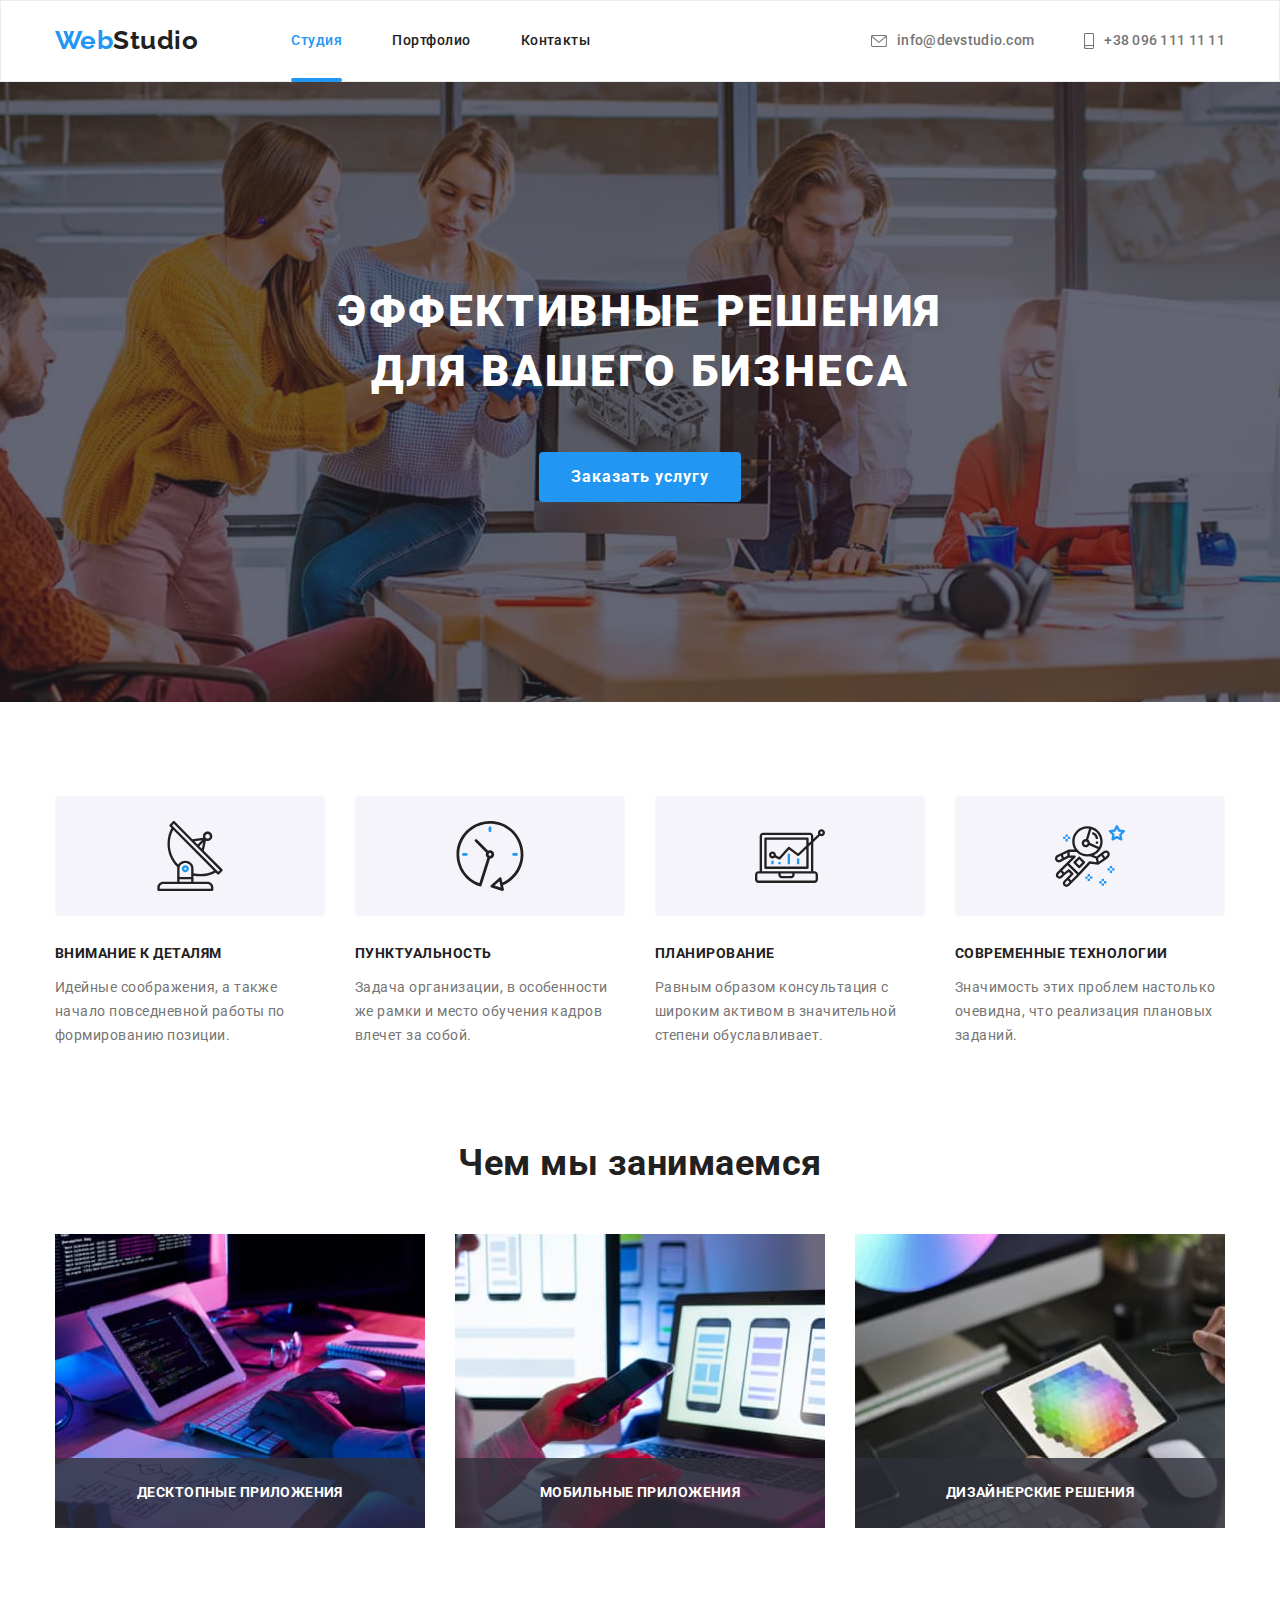
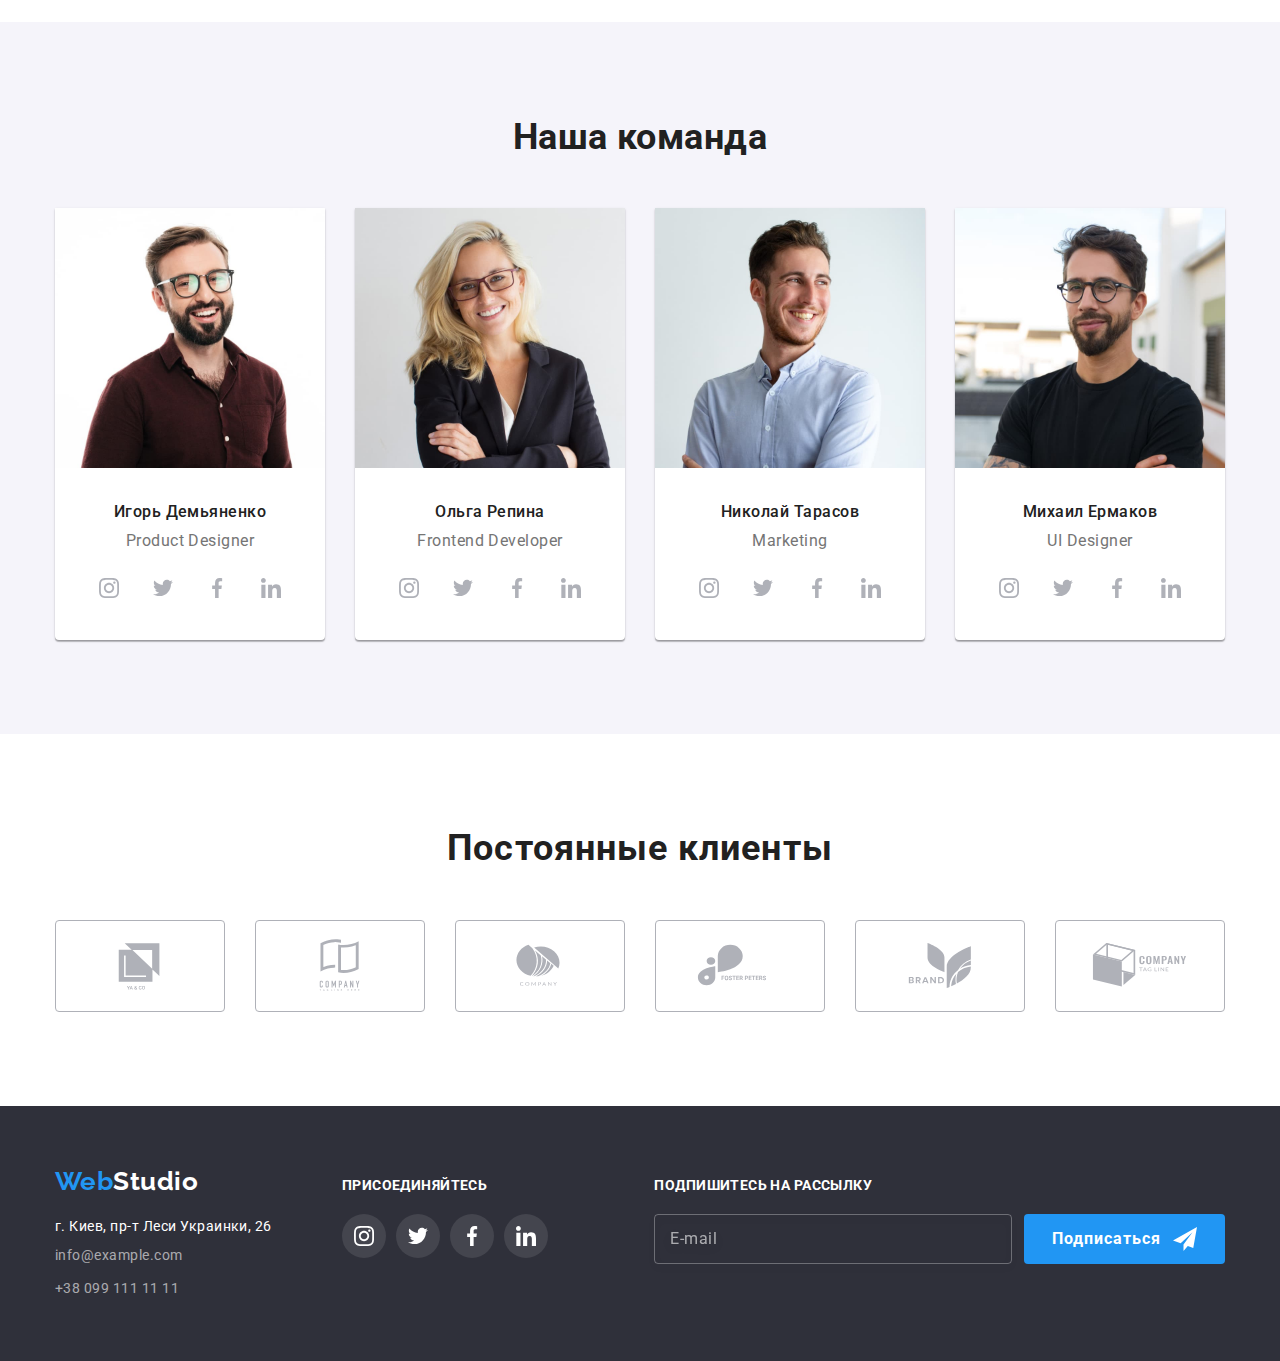
<file: index.html>
<!DOCTYPE html>
<html lang="ru">
	<head>
		<meta charset="UTF-8" />
		<meta http-equiv="X-UA-Compatible" content="IE=edge" />
		<meta name="viewport" content="width=device-width, initial-scale=1.0" />
		<link rel="preconnect" href="https://fonts.googleapis.com" />
		<link rel="preconnect" href="https://fonts.gstatic.com" crossorigin />
		<link
			href="https://fonts.googleapis.com/css2?family=Raleway:wght@700&family=Roboto:wght@400;500;700;900&display=swap"
			rel="stylesheet"
		/>
		<link
			rel="stylesheet"
			href="https://cdnjs.cloudflare.com/ajax/libs/modern-normalize/1.1.0/modern-normalize.min.css"
		/>
		<title>Document</title>
		<link rel="stylesheet" href="./css/styles.css" />
	</head>
	<body class="body">
		<header class="header">
			<div class="container header-total">
				<nav class="header-nav">
					<a class="header-logo" href="/"
						>Web<span class="header-studio">Studio</span></a
					>
					<ul class="header-list list">
						<li class="header-item">
							<a class="header-link current" href="./index.html">Студия</a>
						</li>
						<li class="header-item">
							<a class="header-link" href="./portfolio.html">Портфолио</a>
						</li>
						<li class="header-item">
							<a class="header-link" href="">Контакты</a>
						</li>
					</ul>
				</nav>
				<ul class="header-contact-list list">
					<li class="header-contact-item">
						<a href="mailto:info@devstudio.com" class="header-mail">
							<svg class="icon-mail" width="16" height="12">
								<use href="./images/icons.svg#icon-header-mail"></use>
							</svg>
							info@devstudio.com</a
						>
					</li>
					<li class="header-contact-item">
						<a class="header-tel" href="tel:+380961111111">
							<svg class="icon-tel" width="10" height="16">
								<use href="./images/icons.svg#icon-header-tell"></use>
							</svg>
							+38 096 111 11 11</a
						>
					</li>
				</ul>
			</div>
		</header>
		<main>
			<section class="hero">
				<div class="container">
					<h1 class="hero-headline">Эффективные решения для вашего бизнеса</h1>
					<button data-modal-open class="main-btn" type="button">
						Заказать услугу
					</button>
				</div>
			</section>
			<section class="promo">
				<div class="container promo-total">
					<ul class="promo-list list">
						<li class="promo-item">
							<div class="promo-icon">
								<svg class="icon-locator" width="70" height="70">
									<use href="./images/icons.svg#icon-promo1"></use>
								</svg>
							</div>
							<h3 class="promo-subject">Внимание к деталям</h3>
							<p class="promo-desc">
								Идейные соображения, а также начало повседневной работы по
								формированию позиции.
							</p>
						</li>
						<li class="promo-item">
							<div class="promo-icon">
								<svg class="icon-clock" width="70" height="70">
									<use href="./images/icons.svg#icon-promo2"></use>
								</svg>
							</div>
							<h3 class="promo-subject">Пунктуальность</h3>
							<p class="promo-desc">
								Задача организации, в особенности же рамки и место обучения
								кадров влечет за собой.
							</p>
						</li>
						<li class="promo-item">
							<div class="promo-icon">
								<svg class="icon-laptop" width="70" height="70">
									<use href="./images/icons.svg#icon-promo3"></use>
								</svg>
							</div>
							<h3 class="promo-subject">Планирование</h3>
							<p class="promo-desc">
								Равным образом консультация с широким активом в значительной
								степени обуславливает.
							</p>
						</li>
						<li class="promo-item">
							<div class="promo-icon">
								<svg class="icon-astronaut" width="70" height="70">
									<use href="./images/icons.svg#icon-promo4"></use>
								</svg>
							</div>
							<h3 class="promo-subject">Современные технологии</h3>
							<p class="promo-desc">
								Значимость этих проблем настолько очевидна, что реализация
								плановых заданий.
							</p>
						</li>
					</ul>
				</div>
			</section>
			<section class="direction-activity">
				<div class="container direction-total">
					<h2 class="direction-activity-titel">Чем мы занимаемся</h2>
					<ul class="direction-activity-list list">
						<li class="direction-activity-item">
							<img
								class="activity-img"
								src="./images/rabota1.jpg"
								alt="Работа1"
								width="370"
							/>
							<p class="description-title">Десктопные приложения</p>
						</li>
						<li class="direction-activity-item">
							<img
								class="activity-img"
								src="./images/rabota2.jpg"
								alt="Работа2"
								width="370"
							/>
							<p class="description-title">Мобильные приложения</p>
						</li>
						<li class="direction-activity-item">
							<img
								class="activity-img"
								src="./images/rabota3.jpg"
								alt="Работа3"
								width="370"
							/>
							<p class="description-title">Дизайнерские решения</p>
						</li>
					</ul>
				</div>
			</section>
			<section class="team">
				<div class="container team-total">
					<h2 class="team-title">Наша команда</h2>
					<ul class="team-list list">
						<li class="team-item">
							<img
								class="images"
								src="./images/team1.jpg"
								alt="Игорь Демьяненко"
								width="270"
							/>
							<div class="team-card">
								<h3 class="team-member">Игорь Демьяненко</h3>
								<p class="team-member-position" lang="en">Product Designer</p>
								<ul class="team-list list">
									<li class="team-icon-item">
										<a href="" class="team-link">
											<svg class="team-insta" width="20" height="20">
												<use
													href="./images/icons.svg#icon-teamcard-instagram"
												></use>
											</svg>
										</a>
									</li>
									<li class="team-icon-item">
										<a href="" class="team-link">
											<svg class="team-twitter" width="20" height="20">
												<use
													href="./images/icons.svg#icon-teamcard-twitter"
												></use>
											</svg>
										</a>
									</li>
									<li class="team-icon-item">
										<a href="" class="team-link">
											<svg class="team-facebook" width="20" height="20">
												<use
													href="./images/icons.svg#icon-teamcard-facebook"
												></use>
											</svg>
										</a>
									</li>
									<li class="team-icon-item">
										<a href="" class="team-link">
											<svg class="team-in" width="20" height="20">
												<use
													href="./images/icons.svg#icon-teamcard-linkedin"
												></use>
											</svg>
										</a>
									</li>
								</ul>
							</div>
						</li>
						<li class="team-item">
							<img
								class="images"
								src="./images/team2.jpg"
								alt="Ольга Репина"
								width="270"
							/>
							<div class="team-card">
								<h3 class="team-member">Ольга Репина</h3>
								<p class="team-member-position" lang="en">Frontend Developer</p>
								<ul class="team-list list">
									<li class="team-icon-item">
										<a href="" class="team-link">
											<svg class="team-insta" width="20" height="20">
												<use
													href="./images/icons.svg#icon-teamcard-instagram"
												></use>
											</svg>
										</a>
									</li>
									<li class="team-icon-item">
										<a href="" class="team-link">
											<svg class="team-twitter" width="20" height="20">
												<use
													href="./images/icons.svg#icon-teamcard-twitter"
												></use>
											</svg>
										</a>
									</li>
									<li class="team-icon-item">
										<a href="" class="team-link">
											<svg class="team-facebook" width="20" height="20">
												<use
													href="./images/icons.svg#icon-teamcard-facebook"
												></use>
											</svg>
										</a>
									</li>
									<li class="team-icon-item">
										<a href="" class="team-link">
											<svg class="team-in" width="20" height="20">
												<use
													href="./images/icons.svg#icon-teamcard-linkedin"
												></use>
											</svg>
										</a>
									</li>
								</ul>
							</div>
						</li>
						<li class="team-item">
							<img
								class="images"
								src="./images/team3.jpg"
								alt="Николай Тарасов"
								width="270"
							/>
							<div class="team-card">
								<h3 class="team-member">Николай Тарасов</h3>
								<p class="team-member-position" lang="en">Marketing</p>
								<ul class="team-list list">
									<li class="team-icon-item">
										<a href="" class="team-link">
											<svg class="team-insta" width="20" height="20">
												<use
													href="./images/icons.svg#icon-teamcard-instagram"
												></use>
											</svg>
										</a>
									</li>
									<li class="team-icon-item">
										<a href="" class="team-link">
											<svg class="team-twitter" width="20" height="20">
												<use
													href="./images/icons.svg#icon-teamcard-twitter"
												></use>
											</svg>
										</a>
									</li>
									<li class="team-icon-item">
										<a href="" class="team-link">
											<svg class="team-facebook" width="20" height="20">
												<use
													href="./images/icons.svg#icon-teamcard-facebook"
												></use>
											</svg>
										</a>
									</li>
									<li class="team-icon-item">
										<a href="" class="team-link">
											<svg class="team-in" width="20" height="20">
												<use
													href="./images/icons.svg#icon-teamcard-linkedin"
												></use>
											</svg>
										</a>
									</li>
								</ul>
							</div>
						</li>
						<li class="team-item">
							<img
								class="images"
								src="./images/team4.jpg"
								alt="Михаил Ермаков"
								width="270"
							/>
							<div class="team-card">
								<h3 class="team-member">Михаил Ермаков</h3>
								<p class="team-member-position" lang="en">UI Designer</p>
								<ul class="team-list list">
									<li class="team-icon-item">
										<a href="" class="team-link">
											<svg class="team-insta" width="20" height="20">
												<use
													href="./images/icons.svg#icon-teamcard-instagram"
												></use>
											</svg>
										</a>
									</li>
									<li class="team-icon-item">
										<a href="" class="team-link">
											<svg class="team-twitter" width="20" height="20">
												<use
													href="./images/icons.svg#icon-teamcard-twitter"
												></use>
											</svg>
										</a>
									</li>
									<li class="team-icon-item">
										<a href="" class="team-link">
											<svg class="team-facebook" width="20" height="20">
												<use
													href="./images/icons.svg#icon-teamcard-facebook"
												></use>
											</svg>
										</a>
									</li>
									<li class="team-icon-item">
										<a href="" class="team-link">
											<svg class="team-in" width="20" height="20">
												<use
													href="./images/icons.svg#icon-teamcard-linkedin"
												></use>
											</svg>
										</a>
									</li>
								</ul>
							</div>
						</li>
					</ul>
				</div>
			</section>
			<section class="client-section">
				<div class="container">
					<h2 class="client-title">Постоянные клиенты</h2>
					<ul class="client-list list">
						<li class="client-item">
							<a href="" class="client-link">
								<svg class="company-one" width="106" height="60">
									<use href="./images/icons.svg#icon-client1"></use>
								</svg>
							</a>
						</li>
						<li class="client-item">
							<a href="" class="client-link">
								<svg class="company-two" width="106" height="60">
									<use href="./images/icons.svg#icon-client2"></use>
								</svg>
							</a>
						</li>
						<li class="client-item">
							<a href="" class="client-link">
								<svg class="company-three" width="106" height="60">
									<use href="./images/icons.svg#icon-client3"></use>
								</svg>
							</a>
						</li>
						<li class="client-item">
							<a href="" class="client-link">
								<svg class="company-four" width="106" height="60">
									<use href="./images/icons.svg#icon-client4"></use>
								</svg>
							</a>
						</li>
						<li class="client-item">
							<a href="" class="client-link">
								<svg class="company-five" width="106" height="60">
									<use href="./images/icons.svg#icon-client5"></use>
								</svg>
							</a>
						</li>
						<li class="client-item">
							<a href="" class="client-link">
								<svg class="company-six" width="106" height="60">
									<use href="./images/icons.svg#icon-client6"></use>
								</svg>
							</a>
						</li>
					</ul>
				</div>
			</section>
		</main>
		<footer class="footer">
			<div class="container add-container">
				<div>
					<a class="footer-logo" href="/"
						>Web<span class="footer-studio">Studio</span></a
					>
					<address class="footer-contact">
						<ul class="footer-contact-list list">
							<li class="footer-contact-item">
								<a class="footer-geolocation" href="">
									г. Киев, пр-т Леси Украинки, 26</a
								>
							</li>
							<li class="footer-contact-item">
								<a class="footer-mail" href="mailto:info@devstudio.com"
									>info@example.com</a
								>
							</li>
							<li class="footer-contact-item">
								<a class="footer-tel" href="tel:+380961111111"
									>+38 099 111 11 11</a
								>
							</li>
						</ul>
					</address>
				</div>
				<div class="footer-div">
					<p class="footer-text">присоединяйтесь</p>
					<ul class="footer-list list">
						<li class="footer-item">
							<a href="" class="footer-link">
								<svg class="footer-instagram" width="20" height="20">
									<use href="./images/icons.svg#icon-footer-instagram"></use>
								</svg>
							</a>
						</li>
						<li class="footer-item">
							<a href="" class="footer-link">
								<svg class="footer-twitter" width="20" height="20">
									<use href="./images/icons.svg#icon-footer-twitter"></use>
								</svg>
							</a>
						</li>
						<li class="footer-item">
							<a href="" class="footer-link">
								<svg class="footer-facebook" width="20" height="20">
									<use href="./images/icons.svg#icon-footer-facebook"></use>
								</svg>
							</a>
						</li>
						<li class="footer-item">
							<a href="" class="footer-link">
								<svg class="footer-in" width="20" height="20">
									<use href="./images/icons.svg#icon-footer-linkedin"></use>
								</svg>
							</a>
						</li>
					</ul>
				</div>
				<div class="footer-form-div">
					<p class="footer-form-title">Подпишитесь на рассылку</p>
					<form class="footer-form">
						<input
							class="footer-input"
							type="email"
							name="user-email"
							placeholder="E-mail"
						/>

						<button
							class="main-btn footer-form-btn"
							type="submit"
							name="submit"
						>
							Подписаться
							<svg class="footer-form-icon" width="24" height="24">
								<use href="./images/icons.svg#icon-footer-form"></use>
							</svg>
						</button>
					</form>
				</div>
			</div>
		</footer>
		<div class="backdrop is-hidden" data-modal>
			<div class="modal">
				<form class="modal-form">
					<p class="modal-title">Оставьте свои данные, мы вам перезвоним</p>
					<label class="modal-label">
						<span class="modal-tag">Имя</span>
						<input class="modal-input" type="text" name="username" autofocus />
						<svg class="modal-form-icon" width="18" height="18">
							<use href="./images/icons.svg#icon-person-form"></use>
						</svg>
					</label>
					<label class="modal-label">
						<span class="modal-tag">Тулефон</span>
						<input class="modal-input" type="tel" name="user-tel" />
						<svg class="modal-form-icon" width="18" height="18">
							<use href="./images/icons.svg#icon-phone-form"></use>
						</svg>
					</label>
					<label class="modal-label">
						<span class="modal-tag">Почта</span>
						<input class="modal-input" type="email" name="user-email" />
						<svg class="modal-form-icon" width="18" height="18">
							<use href="./images/icons.svg#icon-email-form"></use>
						</svg>
					</label>
					<label class="modal-textarea-label">
						<span class="modal-tag">Комментарий</span>
						<textarea
							class="modal-textarea"
							placeholder="Введите текст"
							name="user-comment"
						></textarea>
					</label>
					<label class="modal-checkbox-label">
						<input
							class="modal-checkbox visually-hidden"
							type="checkbox"
							name="user-agreement-conditions"
							tabindex="-1"
							aria-hidden="true"
							id="checkbox"
						/>
						<span
							class="modal-checkbox-custom"
							tabindex="0"
							role="checkbox"
							aria-labelledby="checkbox"
							aria-checked="false"
						>
							<svg class="modal-checkbox-icon" width="16" height="15">
								<use href="./images/icons.svg#icon-checkbox-form"></use>
							</svg>
						</span>
						<span class="modal-checkbox-agreement"
							>Соглашаюсь с рассылкой и принимаю
							<a class="modal-checkbox-link" href="">Условия договора</a>
						</span>
					</label>
					<button class="main-btn modal-form-btn" type="submit" name="submit">
						Отправить
					</button>
				</form>

				<button
					type="button"
					class="modal-close-btn"
					data-modal-close
					aria-label="кнопка закрытия"
				>
					<svg class="modal-icon" width="11" height="11">
						<use href="./images/icons.svg#icon-modal"></use>
					</svg>
				</button>
			</div>
		</div>

		<script src="./js/modal.js"></script>
	</body>
</html>
</file>
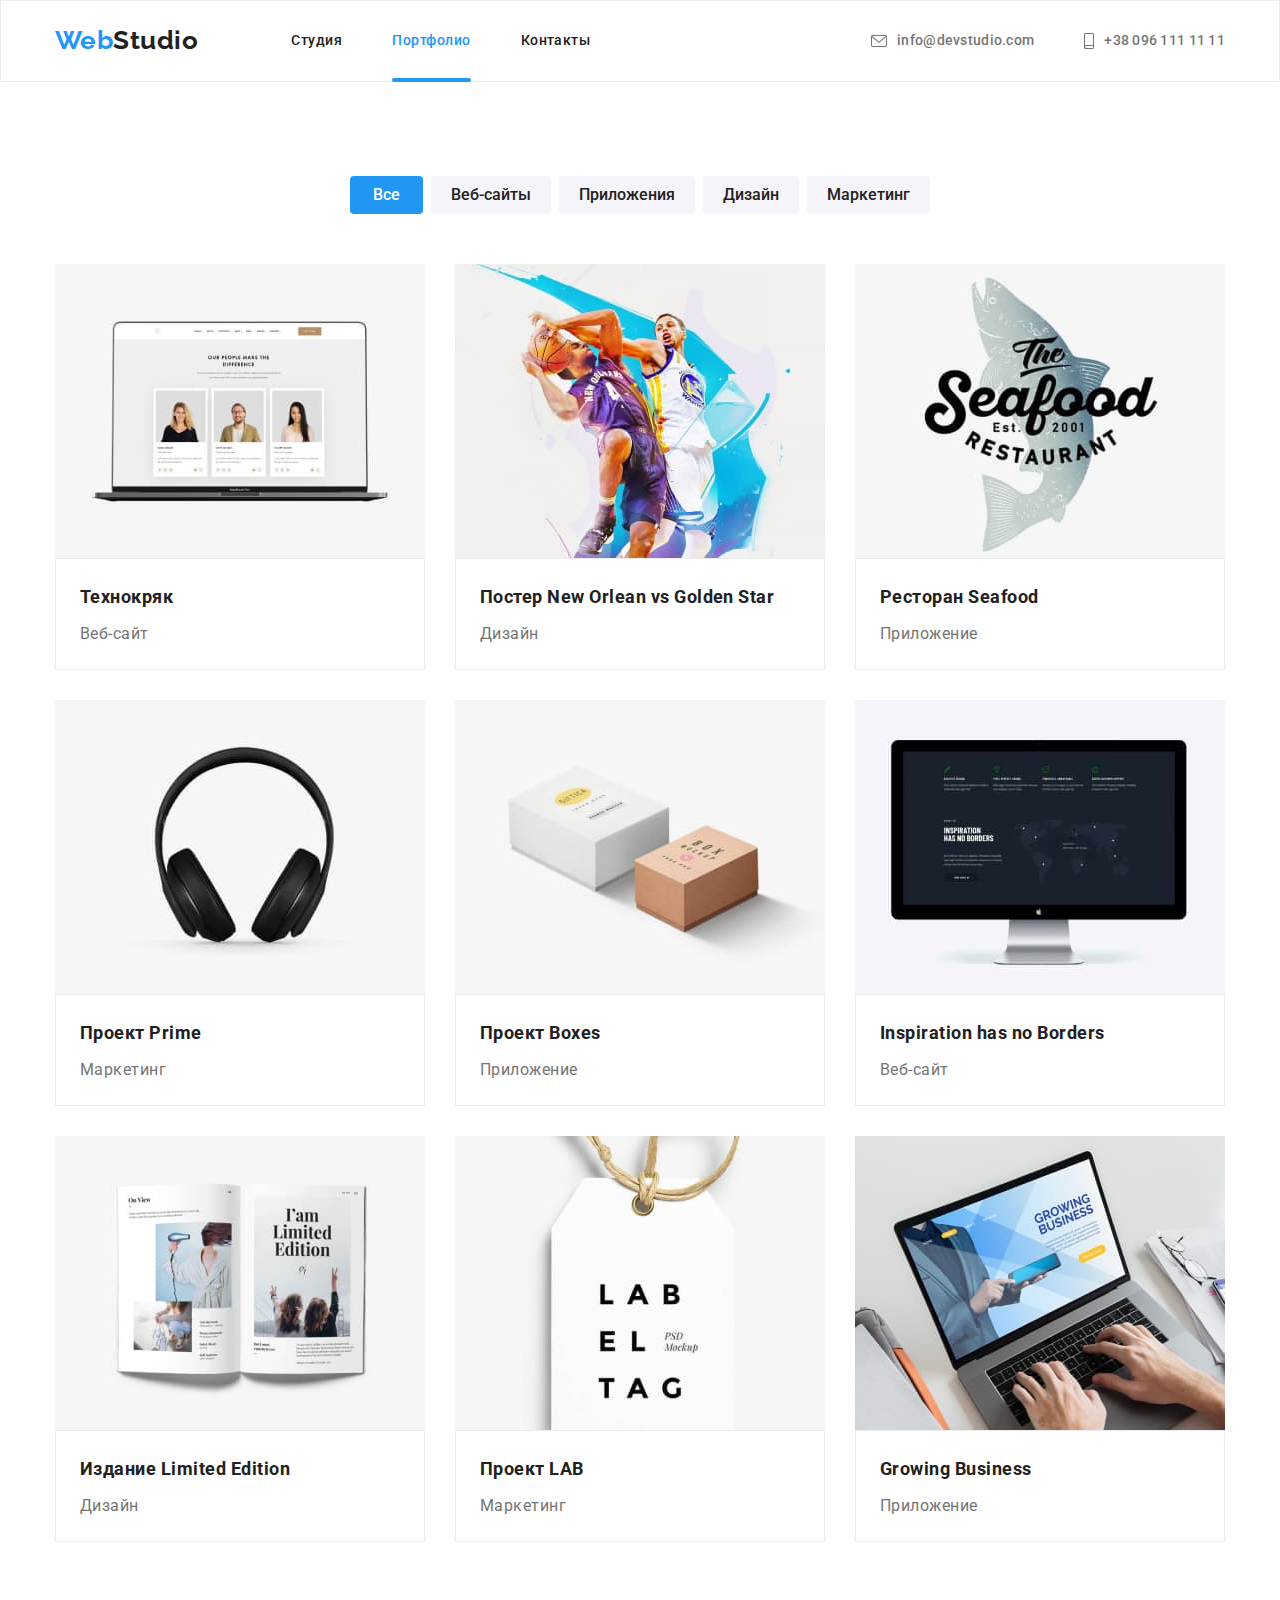
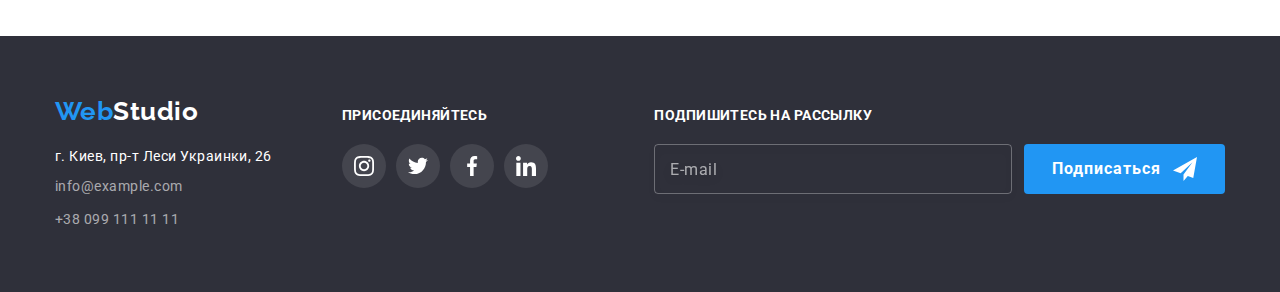
<file: portfolio.html>
<!DOCTYPE html>
<html lang="ru">
	<head>
		<meta charset="UTF-8" />
		<meta http-equiv="X-UA-Compatible" content="IE=edge" />
		<meta name="viewport" content="width=device-width, initial-scale=1.0" />
		<link rel="preconnect" href="https://fonts.googleapis.com" />
		<link rel="preconnect" href="https://fonts.gstatic.com" crossorigin />
		<link
			href="https://fonts.googleapis.com/css2?family=Raleway:wght@700&family=Roboto:wght@400;500;700;900&display=swap"
			rel="stylesheet"
		/>
		<link
			rel="stylesheet"
			href="https://cdnjs.cloudflare.com/ajax/libs/modern-normalize/1.1.0/modern-normalize.min.css"
		/>
		<title>Document</title>
		<link rel="stylesheet" href="./css/styles.css" />
	</head>
	<body>
		<header class="header border">
			<div class="container header-total">
				<nav class="header-nav">
					<a class="header-logo" href="/"
						>Web<span class="header-studio">Studio</span></a
					>
					<ul class="header-list list">
						<li class="header-item">
							<a class="header-link" href="./index.html">Студия</a>
						</li>
						<li class="header-item">
							<a class="header-link current" href="./portfolio.html"
								>Портфолио</a
							>
						</li>
						<li class="header-item">
							<a class="header-link" href="">Контакты</a>
						</li>
					</ul>
				</nav>
				<ul class="header-contact-list list">
					<li class="header-contact-item">
						<a href="mailto:info@devstudio.com" class="header-mail">
							<svg class="icon-mail" width="16" height="12">
								<use href="./images/icons.svg#icon-header-mail"></use>
							</svg>
							info@devstudio.com</a
						>
					</li>
					<li class="header-contact-item">
						<a class="header-tel" href="tel:+380961111111">
							<svg class="icon-tel" width="10" height="16">
								<use href="./images/icons.svg#icon-header-tell"></use>
							</svg>
							+38 096 111 11 11</a
						>
					</li>
				</ul>
			</div>
		</header>
		<main>
			<section class="portfolio-navigation">
				<div class="container">
					<h1 hidden>Portfolio</h1>
					<ul class="portfolio-nav-btn-list list">
						<li class="portfolio-item">
							<button
								type="button"
								class="portfolio-btn-everyone current corol-change"
							>
								Все
							</button>
						</li>
						<li class="portfolio-item">
							<button type="button" class="portfolio-btn-everyone current">
								Веб-сайты
							</button>
						</li>
						<li class="portfolio-item">
							<button type="button" class="portfolio-btn-everyone current">
								Приложения
							</button>
						</li>
						<li class="portfolio-item">
							<button type="button" class="portfolio-btn-everyone current">
								Дизайн
							</button>
						</li>
						<li class="portfolio-item">
							<button type="button" class="portfolio-btn-everyone current">
								Маркетинг
							</button>
						</li>
					</ul>
					<ul class="portfolio-example-list list">
						<li class="portfolio-example-item">
							<div class="portfolio-overflow">
								<img
									class="portfolio-images"
									src="./images/portfolio1.jpg"
									alt="Пример проекта1"
									width="370"
								/>
								<div class="portfolio-overlay">
									<p>
										Ресурс предлагает комплексные предложения с разным уровнем
										функционала и сервисов. Все это позволит посетителю получить
										исчерпывающие сведения о компании или частном лице.
									</p>
								</div>
							</div>
							<div class="portfolio-card">
								<h2 class="portfolio-example-title">Технокряк</h2>
								<p class="portfolio-example-text">Веб-сайт</p>
							</div>
						</li>
						<li class="portfolio-example-item">
							<div class="portfolio-overflow">
								<img
									class="portfolio-images"
									src="./images/portfolio2.jpg"
									alt="Пример проекта2"
									width="370"
								/>
								<div class="portfolio-overlay">
									<p>
										Ресурс предлагает комплексные предложения с разным уровнем
										функционала и сервисов. Все это позволит посетителю получить
										исчерпывающие сведения о компании или частном лице.
									</p>
								</div>
							</div>
							<div class="portfolio-card">
								<h2 class="portfolio-example-title">
									Постер New Orlean vs Golden Star
								</h2>
								<p class="portfolio-example-text">Дизайн</p>
							</div>
						</li>
						<li class="portfolio-example-item">
							<div class="portfolio-overflow">
								<img
									class="portfolio-images"
									src="./images/portfolio3.jpg"
									alt="Пример проекта3"
									width="370"
								/>
								<div class="portfolio-overlay">
									<p>
										Ресурс предлагает комплексные предложения с разным уровнем
										функционала и сервисов. Все это позволит посетителю получить
										исчерпывающие сведения о компании или частном лице.
									</p>
								</div>
							</div>
							<div class="portfolio-card">
								<h2 class="portfolio-example-title">Ресторан Seafood</h2>
								<p class="portfolio-example-text">Приложение</p>
							</div>
						</li>
						<li class="portfolio-example-item">
							<div class="portfolio-overflow">
								<img
									class="portfolio-images"
									src="./images/portfolio4.jpg"
									alt="Пример проекта4"
									width="370"
								/>
								<div class="portfolio-overlay">
									<p>
										Ресурс предлагает комплексные предложения с разным уровнем
										функционала и сервисов. Все это позволит посетителю получить
										исчерпывающие сведения о компании или частном лице.
									</p>
								</div>
							</div>
							<div class="portfolio-card">
								<h2 class="portfolio-example-title">Проект Prime</h2>
								<p class="portfolio-example-text">Маркетинг</p>
							</div>
						</li>
						<li class="portfolio-example-item">
							<div class="portfolio-overflow">
								<img
									class="portfolio-images"
									src="./images/portfolio5.jpg"
									alt="Пример проекта5"
									width="370"
								/>
								<div class="portfolio-overlay">
									<p>
										Ресурс предлагает комплексные предложения с разным уровнем
										функционала и сервисов. Все это позволит посетителю получить
										исчерпывающие сведения о компании или частном лице.
									</p>
								</div>
							</div>
							<div class="portfolio-card">
								<h2 class="portfolio-example-title">Проект Boxes</h2>
								<p class="portfolio-example-text">Приложение</p>
							</div>
						</li>
						<li class="portfolio-example-item">
							<div class="portfolio-overflow">
								<img
									class="portfolio-images"
									src="./images/portfolio6.jpg"
									alt="Пример проекта6"
									width="370"
								/>
								<div class="portfolio-overlay">
									<p>
										Ресурс предлагает комплексные предложения с разным уровнем
										функционала и сервисов. Все это позволит посетителю получить
										исчерпывающие сведения о компании или частном лице.
									</p>
								</div>
							</div>
							<div class="portfolio-card">
								<h2 class="portfolio-example-title" lang="en">
									Inspiration has no Borders
								</h2>
								<p class="portfolio-example-text">Веб-сайт</p>
							</div>
						</li>
						<li class="portfolio-example-item">
							<div class="portfolio-overflow">
								<img
									class="portfolio-images"
									src="./images/portfolio7.jpg"
									alt="Пример проекта7"
									width="370"
								/>
								<div class="portfolio-overlay">
									<p>
										Ресурс предлагает комплексные предложения с разным уровнем
										функционала и сервисов. Все это позволит посетителю получить
										исчерпывающие сведения о компании или частном лице.
									</p>
								</div>
							</div>
							<div class="portfolio-card">
								<h2 class="portfolio-example-title">Издание Limited Edition</h2>
								<p class="portfolio-example-text">Дизайн</p>
							</div>
						</li>
						<li class="portfolio-example-item">
							<div class="portfolio-overflow">
								<img
									class="portfolio-images"
									src="./images/portfolio8.jpg"
									alt="Пример проекта8"
									width="370"
								/>
								<div class="portfolio-overlay">
									<p>
										Ресурс предлагает комплексные предложения с разным уровнем
										функционала и сервисов. Все это позволит посетителю получить
										исчерпывающие сведения о компании или частном лице.
									</p>
								</div>
							</div>
							<div class="portfolio-card">
								<h2 class="portfolio-example-title">Проект LAB</h2>
								<p class="portfolio-example-text">Маркетинг</p>
							</div>
						</li>
						<li class="portfolio-example-item">
							<div class="portfolio-overflow">
								<img
									class="portfolio-images"
									src="./images/portfolio9.jpg"
									alt="Пример проекта9"
									width="370"
								/>
								<div class="portfolio-overlay">
									<p>
										Ресурс предлагает комплексные предложения с разным уровнем
										функционала и сервисов. Все это позволит посетителю получить
										исчерпывающие сведения о компании или частном лице.
									</p>
								</div>
							</div>
							<div class="portfolio-card">
								<h2 class="portfolio-example-title" lang="en">
									Growing Business
								</h2>
								<p class="portfolio-example-text">Приложение</p>
							</div>
						</li>
					</ul>
				</div>
			</section>
		</main>
		<footer class="footer">
			<div class="container add-container">
				<div>
					<a class="footer-logo" href="/"
						>Web<span class="footer-studio">Studio</span></a
					>
					<address class="footer-contact">
						<ul class="footer-contact-list list">
							<li class="footer-contact-item">
								<a class="footer-geolocation" href="">
									г. Киев, пр-т Леси Украинки, 26</a
								>
							</li>
							<li class="footer-contact-item">
								<a class="footer-mail" href="mailto:info@devstudio.com"
									>info@example.com</a
								>
							</li>
							<li class="footer-contact-item">
								<a class="footer-tel" href="tel:+380961111111"
									>+38 099 111 11 11</a
								>
							</li>
						</ul>
					</address>
				</div>
				<div class="footer-div">
					<p class="footer-text">присоединяйтесь</p>
					<ul class="footer-list list">
						<li class="footer-item">
							<a href="" class="footer-link">
								<svg class="footer-instagram" width="20" height="20">
									<use href="./images/icons.svg#icon-footer-instagram"></use>
								</svg>
							</a>
						</li>
						<li class="footer-item">
							<a href="" class="footer-link">
								<svg class="footer-twitter" width="20" height="20">
									<use href="./images/icons.svg#icon-footer-twitter"></use>
								</svg>
							</a>
						</li>
						<li class="footer-item">
							<a href="" class="footer-link">
								<svg class="footer-facebook" width="20" height="20">
									<use href="./images/icons.svg#icon-footer-facebook"></use>
								</svg>
							</a>
						</li>
						<li class="footer-item">
							<a href="" class="footer-link">
								<svg class="footer-in" width="20" height="20">
									<use href="./images/icons.svg#icon-footer-linkedin"></use>
								</svg>
							</a>
						</li>
					</ul>
				</div>
				<div class="footer-form-div">
					<p class="footer-form-title">Подпишитесь на рассылку</p>
					<form class="footer-form">
						<input
							class="footer-input"
							type="email"
							name="user-email"
							placeholder="E-mail"
						/>

						<button
							class="main-btn footer-form-btn"
							type="submit"
							name="submit"
						>
							Подписаться
							<svg class="footer-form-icon" width="24" height="24">
								<use href="./images/icons.svg#icon-footer-form"></use>
							</svg>
						</button>
					</form>
				</div>
			</div>
		</footer>
	</body>
</html>
</file>
<file: css/styles.css>
:root {
	--primary-text-color: #212121;
	--title-text-color: #757575;
	--accent-color: #2196f3;
	--primary-white-color: #ffffff;
	--hero-foter-accent-color: #2f303a;
}
html {
	box-sizing: border-box;
}
*,
*::before,
*::after {
	box-sizing: inherit;
}
body {
	margin: 0;
	font-family: Roboto, sans-serif;
	background-color: var(--primary-white-color);
	color: var(--primary-text-color);
	letter-spacing: 0.03em;
}

.container {
	width: 1200px;
	margin-left: auto;
	margin-right: auto;
	padding-left: 15px;
	padding-right: 15px;
}
.list {
	list-style: none;
	padding: 0;
	margin: 0;
}
/*header*/

.header-total,
.header-nav,
.header-list,
.header-contact-list {
	display: flex;
	align-items: center;
}
.header {
	border: 1px solid #ececec;
}
.header-item:not(:last-child) {
	margin-right: 50px;
}
.header-contact-item:not(:last-child) {
	margin-right: 50px;
}
.header-contact-list {
	margin-left: auto;
}

.header-logo {
	display: block;
	margin-right: 93px;
	padding-top: 24px;
	padding-bottom: 25px;

	font-family: Raleway, sans-serif;
	font-weight: bold;
	font-size: 26px;
	line-height: 1.19;
	text-decoration: none;
	color: var(--accent-color);
}
.header-studio {
	color: var(--primary-text-color);
}
.header-link {
	position: relative;
	display: block;
	padding-top: 32px;
	padding-bottom: 32px;

	font-weight: 500;
	font-size: 14px;
	line-height: 1.14;
	color: var(--primary-text-color);
	cursor: pointer;
	text-decoration: none;

	transition-property: color;
	transition-duration: 250ms;
	transition-timing-function: cubic-bezier(0.4, 0, 0.2, 1);
}
.header-link.current::after {
	content: '';
	position: absolute;
	width: 100%;
	height: 4px;
	right: 0;
	bottom: -1px;
	background: var(--accent-color);
	border-radius: 2px;
}

.header-link:hover,
.header-link:focus {
	color: var(--accent-color);
}
.header-link.current {
	color: var(--accent-color);
}

.header-mail:hover,
.header-mail:focus,
.header-tel:hover,
.header-tel:focus {
	color: var(--accent-color);
}
.icon-mail {
	width: 16px;
	height: 12px;
	margin-right: 10px;
	fill: currentColor;
}
.icon-tel {
	width: 10px;
	height: 16px;
	margin-right: 10px;
	fill: currentColor;
}
.header-mail,
.header-tel {
	display: flex;
	align-items: center;
	padding-top: 32px;
	padding-bottom: 32px;
	font-weight: 500;
	font-size: 14px;
	line-height: 1.14;
	color: var(--title-text-color);
	text-decoration: none;
	letter-spacing: 0.02em;

	transition-property: color;
	transition-duration: 250ms;
	transition-timing-function: cubic-bezier(0.4, 0, 0.2, 1);
}

/*hero*/
.hero {
	max-width: 1600px;
	margin-left: auto;
	margin-right: auto;
	padding-top: 200px;
	padding-bottom: 200px;

	background-color: var(--hero-foter-accent-color);
	color: var(--primary-white-color);

	background-image: linear-gradient(
			to right,
			rgba(47, 48, 58, 0.4),
			rgba(47, 48, 58, 0.4)
		),
		url('../images/hero-bgi.jpg');
	background-repeat: no-repeat;
	background-position: center;
	background-size: cover;
}

.hero-headline,
.main-btn {
	margin-right: auto;
	margin-left: auto;
	display: block;
	align-items: center;
}
.hero-headline {
	margin-top: 0;
	margin-bottom: 50px;

	font-weight: 900;
	font-size: 44px;
	line-height: 1.36;
	text-transform: uppercase;
	text-align: center;
	letter-spacing: 0.06em;
	width: 696px;
}
.main-btn {
	padding: 10px 32px;

	font-family: Roboto, sans-serif;
	font-weight: bold;
	font-size: 16px;
	letter-spacing: 0.06em;
	line-height: 1.88;

	min-width: 200px;

	color: var(--primary-white-color);
	cursor: pointer;
	background-color: var(--accent-color);
	border: none;
	border-radius: 4px;

	transition-property: background-color, color, box-shadow;
	transition-duration: 250ms;
	transition-timing-function: cubic-bezier(0.4, 0, 0.2, 1);
}
.main-btn:hover,
.main-btn:focus {
	color: var(--primary-white-color);
	background-color: #188ce8;
	box-shadow: 0px 4px 4px rgba(0, 0, 0, 0.15);
}
.main-btn:active {
	color: var(--accent-color);
	background-color: var(--primary-white-color);
}
/*main page*/

.promo {
	padding-top: 94px;
	padding-bottom: 94px;
}
.promo-total {
	align-items: center;
}
.promo-list {
	display: flex;
}
.promo-icon {
	display: flex;
	width: 270px;
	height: 120px;
	background-color: #f5f4fa;
	border-radius: 4px;
	margin-bottom: 30px;
	justify-content: center;
	align-items: center;
}
.icon-locator,
.icon-clock,
.icon-laptop,
.icon-astronaut {
	width: 70px;
	height: 70px;
}

.promo-item:not(:last-child) {
	margin-right: 30px;
}
.promo-subject {
	margin-top: 0;
	margin-bottom: 10;

	font-weight: bold;
	font-size: 14px;
	line-height: 1.14;
	text-transform: uppercase;
}
.promo-desc {
	margin-top: 0;
	margin-bottom: 0;
	font-size: 14px;
	line-height: 1.71;
	color: var(--title-text-color);
}

.direction-activity {
	padding-bottom: 94px;
}
.direction-total {
	align-items: center;
}
.direction-activity-list {
	display: flex;
}
.direction-activity-item:not(:last-child) {
	margin-right: 30px;
}

.direction-activity-titel,
.team-title {
	margin-top: 0;
	margin-bottom: 50px;

	font-weight: bold;
	font-size: 36px;
	line-height: 1.17;
	text-align: center;
}

.direction-activity-item {
	position: relative;
}
.activity-img {
	display: block;
	max-width: 100%;
	height: auto;
}
.description-title {
	position: absolute;
	bottom: 0;
	left: 0;

	font-weight: 700;
	font-size: 14px;
	line-height: 1.14;
	text-align: center;
	letter-spacing: 0.03em;
	text-transform: uppercase;
	color: var(--primary-white-color);

	width: 100%;
	background-color: rgba(47, 48, 58, 0.8);
	margin: 0;
	padding: 27px 0;
}

/* team section */
.team {
	padding-top: 94px;
	padding-bottom: 94px;
	background-color: #f5f4fa;
}
.team-total {
	align-items: center;
}
.team-list {
	display: flex;
}
.team-item:not(:last-child) {
	margin-right: 30px;
}
.team-item {
	background-color: var(--primary-white-color);
	box-shadow: 0px 1px 3px rgba(0, 0, 0, 0.12), 0px 1px 1px rgba(0, 0, 0, 0.14),
		0px 2px 1px rgba(0, 0, 0, 0.2);
	border-radius: 0px 0px 4px 4px;
}
.team-card {
	padding: 30px 32px;
}
.team-member {
	margin-top: 0;
	margin-bottom: 10px;

	font-weight: 500;
	font-size: 16px;
	line-height: 1.19;
	text-align: center;
}
.team-member-position {
	margin-top: 0;
	margin-bottom: 16px;

	font-size: 16px;
	line-height: 1.19;
	text-align: center;
	color: var(--title-text-color);
}
.team-icon-item + .team-icon-item {
	margin-left: 10px;
}
.team-link {
	display: flex;
	justify-content: center;
	align-items: center;
	width: 44px;
	height: 44px;
	border-radius: 50%;

	color: #afb1b8;

	transition-property: background-color, color;
	transition-duration: 250ms;
	transition-timing-function: cubic-bezier(0.4, 0, 0.2, 1);
}
.team-link:hover {
	color: var(--primary-white-color);
	background-color: var(--accent-color);
}
.team-insta,
.team-twitter,
.team-facebook,
.team-in {
	width: 20px;
	height: 20px;
	fill: currentColor;
}

/* client section */
.client-section {
	padding-top: 94px;
	padding-bottom: 94px;
}
.client-title {
	margin: 0;
	margin-bottom: 50px;

	font-weight: 700;
	font-size: 36px;
	line-height: 1.16;
	text-align: center;
	letter-spacing: 0.03em;
}
.client-list {
	display: flex;
}

.client-item + .client-item {
	margin-left: 30px;
}

.client-link {
	display: flex;
	justify-content: center;
	align-items: center;
	width: 170px;
	height: 91px;
	color: #afb1b8;

	border: 1px solid #afb1b8;
	border-radius: 4px;
	width: 170px;
	height: 92px;

	transition-property: border-color, color;
	transition-duration: 250ms;
	transition-timing-function: cubic-bezier(0.4, 0, 0.2, 1);
}

.client-link:hover,
.client-link:focus {
	color: var(--accent-color);
	border-color: var(--accent-color);
}

.company-one,
.company-two,
.company-three,
.company-four,
.company-five,
.company-six {
	width: 106px;
	height: 60px;
	fill: currentColor;
}
/*footer*/
.footer {
	background-color: var(--hero-foter-accent-color);
	padding-top: 60px;
	padding-bottom: 60px;
}

.footer-logo {
	display: block;
	margin-bottom: 20px;

	font-family: Raleway, sans-serif;
	font-weight: bold;
	font-size: 26px;
	line-height: 1.19;
	color: var(--accent-color);
	text-decoration: none;
}
.footer-studio {
	color: var(--primary-white-color);
}

.footer-contact-item:not(:last-child) {
	margin-bottom: 9px;
}

.footer-geolocation {
	font-size: 14px;
	line-height: 1.71px;
	color: var(--primary-white-color);
	text-decoration: none;
	font-style: normal;

	transition-property: color;
	transition-duration: 250ms;
	transition-timing-function: cubic-bezier(0.4, 0, 0.2, 1);
}
.footer-mail,
.footer-tel {
	font-size: 14px;
	line-height: 1.71;
	color: rgba(255, 255, 255, 0.6);
	text-decoration: none;
	font-style: normal;

	transition-property: color;
	transition-duration: 250ms;
	transition-timing-function: cubic-bezier(0.4, 0, 0.2, 1);
}

.footer-geolocation:hover,
.footer-geolocation:focus,
.footer-mail:hover,
.footer-mail:focus,
.footer-tel:hover,
.footer-tel:focus {
	color: var(--accent-color);
}

.footer-div {
	margin-left: 70px;
}

.footer-text,
.footer-form-title {
	margin: 0;
	margin-bottom: 20px;
	font-weight: 700;
	font-size: 14px;
	line-height: 1.14;
	letter-spacing: 0.03em;
	text-transform: uppercase;
	color: var(--primary-white-color);
}

.footer-list {
	display: flex;
}

.footer-item + .footer-item {
	margin-left: 10px;
}

.footer-link {
	display: flex;
	justify-content: center;
	align-items: center;
	width: 44px;
	height: 44px;
	border-radius: 50%;

	color: #ffffff;
	background-color: rgba(255, 255, 255, 0.1);

	transition-property: background-color;
	transition-duration: 250ms;
	transition-timing-function: cubic-bezier(0.4, 0, 0.2, 1);
}
.footer-link:hover {
	background-color: var(--accent-color);
}
.footer-instagram,
.footer-twitter,
.footer-facebook,
.footer-in {
	width: 20px;
	height: 20px;
	fill: currentColor;
}
.add-container {
	display: flex;
	align-items: baseline;
}

/* footer form section */
.footer-form-div {
	margin-left: auto;
}
.footer-form {
	display: flex;
}

.footer-input {
	min-width: 358px;
	height: 50px;
	padding: 15px;
	/* margin-right: 12px; */

	font-weight: 400;
	font-size: 16px;
	line-height: 1.25;
	letter-spacing: 0.03em;
	color: var(--primary-white-color);
	border: 1px solid rgba(255, 255, 255, 0.3);
	filter: drop-shadow(0px 4px 4px rgba(0, 0, 0, 0.15));
	border-radius: 4px;
	background-color: transparent;
	outline: transparent;

	transition-duration: 250ms;
	transition-timing-function: cubic-bezier(0.4, 0, 0.2, 1);
}
.footer-input:hover,
.footer-input:focus,
.footer-input:active {
	border-color: var(--accent-color);
}
.footer-input::placeholder {
	font-weight: 400;
	font-size: 16px;
	line-height: 1.25;
	letter-spacing: 0.03em;
	color: rgba(255, 255, 255, 0.6);
}
.footer-form-btn {
	display: flex;
	align-items: center;
	padding: 10px 28px;
	margin-left: 12px;
}
.footer-form-icon {
	margin-left: 12px;
	fill: var(--primary-white-color);
	transition-duration: 250ms;
	transition-timing-function: cubic-bezier(0.4, 0, 0.2, 1);
}
.main-btn:active .footer-form-icon {
	fill: var(--accent-color);
}

/* modal section */
.backdrop {
	position: fixed;
	top: 0;
	left: 0;

	width: 100%;
	height: 100%;
	background-color: rgba(0, 0, 0, 0.2);

	transition: opacity 250ms, visibility 250ms;
}

.backdrop.is-hidden {
	opacity: 0;
	pointer-events: none;
	visibility: hidden;
}

.backdrop.is-hidden .modal {
	transform: scale(0.5);
}

.modal {
	position: absolute;
	top: 50%;
	left: 50%;
	transform: translate(-50%, -50%) scale(1);

	width: 530px;
	height: 580px;
	background-color: var(--primary-white-color);
	box-shadow: 0px 1px 3px rgba(0, 0, 0, 0.12), 0px 1px 1px rgba(0, 0, 0, 0.14),
		0px 2px 1px rgba(0, 0, 0, 0.2);
	border-radius: 4px;

	padding: 40px;
}
.modal-close-btn {
	position: absolute;
	top: 8px;
	right: 8px;

	width: 30px;
	height: 30px;
	background-color: transparent;
	border: 1px solid rgba(0, 0, 0, 0.1);
	border-radius: 50%;
	cursor: pointer;

	display: flex;
	justify-content: center;
	align-items: center;
	margin: 0;
	padding: 0;
}
.modal-icon {
	width: 11px;
	height: 11px;
	transition: 250ms;
}
.modal-close-btn:hover .modal-icon,
.modal-close-btn:focus .modal-icon {
	fill: var(--accent-color);
}

/* form section */

.modal-form {
	display: block;
}
.modal-title {
	margin: 0 0 12px;

	font-weight: 700;
	font-size: 20px;
	line-height: 1.15;
	text-align: center;
	letter-spacing: 0.03em;

	color: var(--primary-text-color);
}

.modal-label {
	position: relative;
	display: block;
	margin-bottom: 10px;
}
.modal-textarea-label {
	display: block;
	margin-bottom: 20px;
}
.modal-checkbox-label {
	display: flex;
	align-items: center;
	justify-content: center;
	margin-bottom: 30px;
}
.modal-input {
	width: 100%;
	padding: 12px 12px 12px 42px;
	border: 1px solid rgba(33, 33, 33, 0.2);
	border-radius: 4px;
	outline: transparent;

	font-weight: 400;
	font-size: 12px;
	line-height: 1.16;
	letter-spacing: 0.01em;
	color: var(--title-text-color);
}
.modal-textarea {
	width: 100%;
	height: 120px;

	padding: 12px 16px;
	border: 1px solid rgba(33, 33, 33, 0.2);
	border-radius: 4px;
	outline: transparent;
	resize: none;

	font-weight: 400;
	font-size: 12px;
	line-height: 1.16;
	letter-spacing: 0.01em;
	color: var(--title-text-color);
}
.modal-textarea::placeholder {
	font-weight: 400;
	font-size: 14px;
	line-height: 1.14;
	letter-spacing: 0.01em;
	color: rgba(117, 117, 117, 0.5);
}
.modal-input:hover,
.modal-input:focus,
.modal-textarea:hover,
.modal-textarea:focus,
.modal-input:hover + .modal-form-icon,
.modal-input:focus + .modal-form-icon {
	border-color: var(--accent-color);
	fill: var(--accent-color);
}
.modal-tag {
	display: block;
	margin-bottom: 4px;

	font-weight: 400;
	font-size: 12px;
	line-height: 1.16;
	letter-spacing: 0.01em;
	color: var(--title-text-color);
}
.modal-form-icon {
	position: absolute;
	left: 12px;
	bottom: 11px;

	transition: 250ms;
}
.modal-checkbox-agreement {
	font-weight: 400;
	font-size: 14px;
	line-height: 1.7;
	letter-spacing: 0.03em;
	color: var(--title-text-color);
}
.modal-checkbox-link {
	font-weight: 400;
	font-size: 14px;
	line-height: 1.7;
	letter-spacing: 0.03em;
	text-underline-position: under;
	color: var(--accent-color);
}
.modal-checkbox-custom {
	display: flex;
	justify-content: center;
	align-items: center;
	margin-right: 7px;

	width: 16px;
	height: 15px;

	border: 2px solid var(--primary-text-color);
	border-radius: 2px;
	transition: 250ms;
}
.modal-checkbox-icon {
	fill: var(--primary-white-color);
}
.modal-checkbox:checked + .modal-checkbox-custom {
	border-color: transparent;
	background-color: var(--accent-color);
}
.visually-hidden {
	position: absolute;
	transform: scale(0);
	opacity: 0;
}
.modal-form-btn {
	padding: 10px 55px;
}

/*portfolio*/

.border {
	border-bottom: 1px solid #ececec;
}
.portfolio-navigation {
	padding-top: 94px;
	padding-bottom: 94px;
}
.portfolio-nav-btn-list {
	display: flex;
	margin-bottom: 50px;
	align-items: center;
	justify-content: center;
}
.portfolio-item:not(:last-child) {
	margin-right: 8px;
}
.portfolio-btn-everyone {
	padding: 6px 20px;
	min-width: 73px;

	font-family: Roboto, sans-serif;
	font-weight: 500;
	font-size: 16px;
	line-height: 1.63;
	text-align: center;
	color: var(--primary-text-color);
	cursor: pointer;
	background-color: #f5f4fa;
	border: none;
	border-radius: 4px;

	transition-property: background-color, color, box-shadow;
	transition-duration: 250ms;
	transition-timing-function: cubic-bezier(0.4, 0, 0.2, 1);
}
.portfolio-btn-everyone:hover,
.portfolio-btn-everyone:focus {
	color: var(--primary-white-color);
	background-color: var(--accent-color);
	box-shadow: 0px 3px 1px rgba(0, 0, 0, 0.1), 0px 1px 2px rgba(0, 0, 0, 0.08),
		0px 2px 2px rgba(0, 0, 0, 0.12);
}
.portfolio-btn-everyone:active {
	color: var(--primary-white-color);
}
.corol-change {
	color: var(--primary-white-color);
	background-color: var(--accent-color);
}
.portfolio-example-list {
	display: flex;
	flex-wrap: wrap;
	margin: -15px;
}
.portfolio-example-item {
	margin: 15px;

	transition-property: box-shadow;
	transition-duration: 250ms;
	transition-timing-function: cubic-bezier(0.4, 0, 0.2, 1);
}
.portfolio-example-item:hover {
	box-shadow: 0px 1px 1px rgba(0, 0, 0, 0.12), 0px 4px 4px rgba(0, 0, 0, 0.06),
		1px 4px 6px rgba(0, 0, 0, 0.16);
}
.portfolio-images {
	display: block;
}

.portfolio-card {
	padding: 20px 24px;
	border: 1px solid #ececec;
}
.portfolio-example-title {
	display: block;
	margin: 0 0 4px 0;
	font-weight: bold;
	font-size: 18px;
	line-height: 2;
}
.portfolio-example-text {
	margin: 0;
	font-size: 16px;
	line-height: 1.88;
	color: var(--title-text-color);
}

.portfolio-overflow {
	position: relative;
	overflow: hidden;
}

.portfolio-overlay {
	position: absolute;
	display: flex;
	top: 0;
	left: 0;
	width: 100%;
	height: 100%;
	background-color: rgba(33, 150, 243, 0.9);

	transform: translateY(100%);
	transition: transform 250ms cubic-bezier(0.4, 0, 0.2, 1);
}
.portfolio-overlay > p {
	font-family: Roboto, sans-serif;
	font-style: normal;
	font-weight: 400;
	font-size: 18px;
	line-height: 1.55;
	letter-spacing: 0.03em;
	color: var(--primary-white-color);
	margin: 0;
	padding: 63px 24px;
}
.portfolio-example-item:hover .portfolio-overlay {
	transform: translatey(0);
}
</file>
